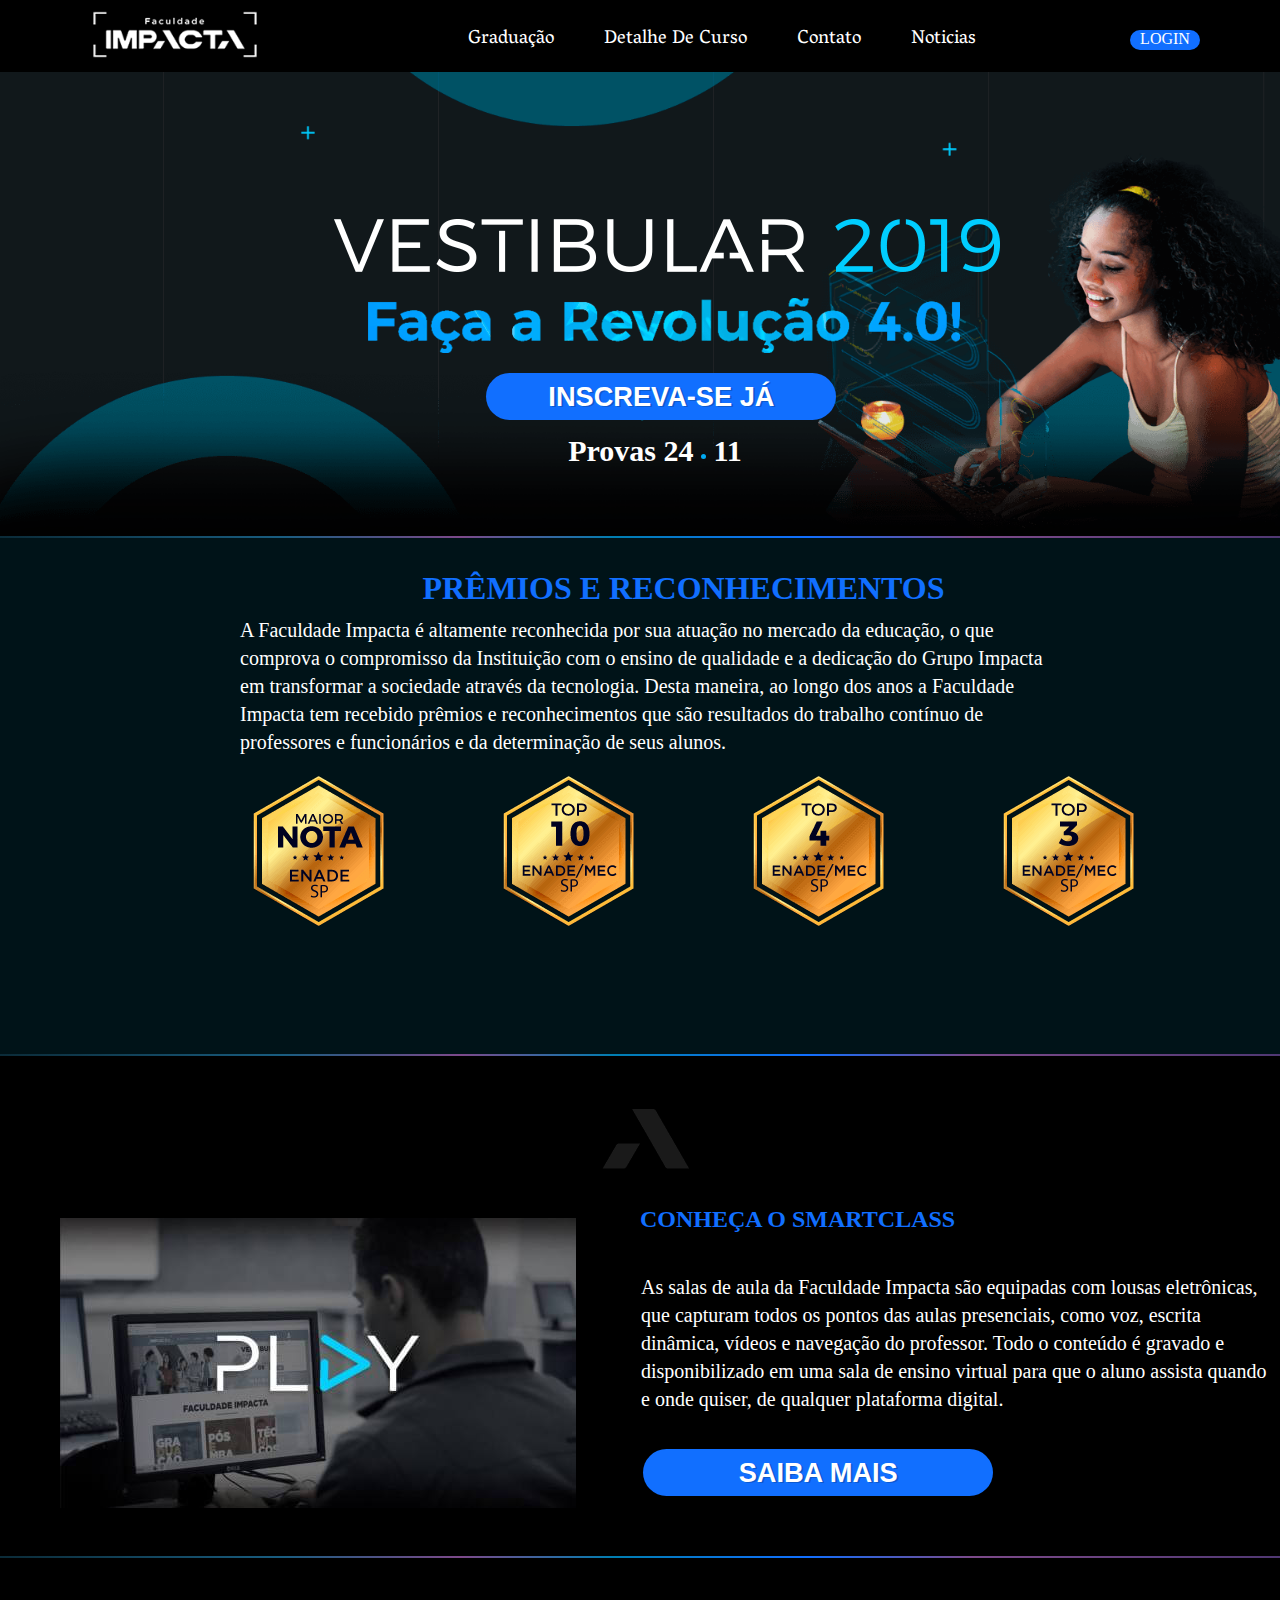
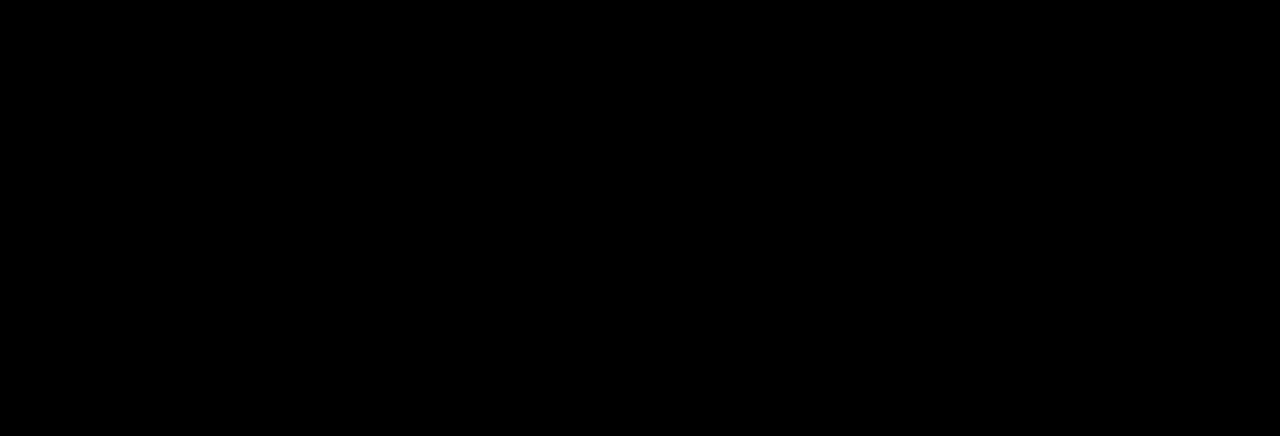
<file: lms/site_lms/templates/index.html>
<!DOCTYPE html>
<html>
<head>
	<link rel="stylesheet" type="text/css" href="../static/estilo.css">
	<title>Faculdade Impacta</title>
	<link rel="shortcut icon" type="image/png" href="../static/iconfacul.png">
	<link href="https://fonts.googleapis.com/css?family=Vesper+Libre" rel="stylesheet">
		
<meta charset="utf-8">


</head>
<body>
	<header>
	<nav >
		<div class= "barra-header">
			<a href="index"><img class="img-header" src="../static/logo-branco.png"></a>

			<ul>
				<li><a class = "a-header" href="lista_curso" >Graduação</a></li>
				<li><a class = "a-header" href="detalhe">Detalhe de Curso</a></li>
				<li><a class = "a-header" href="disciplina">Contato</a></li>
				<li><a class = "a-header" href="noticias">Noticias</a></li>
										
			</ul>
			<div class="teste"><a class="login" href="#">Login</a></div>
		</div>
		</nav>
	
	</header>

	<br>
	<br>
 
	<div class="banner">
	<div class="txt-banner1">
				<img src="../static/vestibular_2019.png">
			</div>
			<button class="btn-inscreva" > <a href="lista_curso">INSCREVA-SE JÁ </a></button>
		<img  class ="banner-index" src="../static/banner1.png">
		<div>
		<h2 class="titulo-2-index">
			Provas 24 
			<span class="ponto-index"></span>
			11
		</h2>
	</div>
	<br>
</div>

	<div class="segundo">
		<h1 class="titulo-premios">PRÊMIOS E RECONHECIMENTOS</h1>

		<p class="conteudo-premios">A Faculdade Impacta é altamente reconhecida por sua atuação no mercado da educação, o que comprova o compromisso da Instituição com o ensino de qualidade e a dedicação do Grupo Impacta em transformar a sociedade através da tecnologia.
                Desta maneira, ao longo dos anos a Faculdade Impacta tem recebido prêmios e reconhecimentos que são resultados do trabalho contínuo de professores e funcionários e da determinação de seus alunos. 
            </p>

            <div class="box-1-premios">
            	<img src="../static/simbolo1.png">
            </div>

            <div class="box-2-premios">
				<img src="../static/simbolo2.png">            
            </div>

            <div class="box-3-premios">
				<img src="../static/simbolo3.png">            	
            </div>

            <div class="box-4-premios">
            	<img src="../static/simbolo4.png">
            </div>


	</div>

			<div class="smart">
				<img class="logo-compacto" src="../static/logo-compacto.png">

				<div class="imagem-smart">
					<img src="../static/smart.jpg">
				</div>

				<div class="conteudo-smart">
					<h2 class="titulo-smart">CONHEÇA O SMARTCLASS</h2>

					<p class="p-smart">As salas de aula da Faculdade Impacta são equipadas com lousas eletrônicas, que capturam todos os pontos das aulas presenciais, como voz, escrita dinâmica, vídeos e navegação do professor. Todo o conteúdo é gravado e disponibilizado em uma sala de ensino virtual para que o aluno assista quando e onde quiser, de qualquer plataforma digital.</p>

					<button class="btn-saiba" > <a href="#">SAIBA MAIS </a></button>
				</div>
			</div>




		<!-- ----------------------------------------------------------------------------------------- -->
		<div class="ribbon">
			
		</div>

		<div class="ribbon2">
			
		</div>

		<div class="ribbon3">
			
		</div>

		<footer>TESTE3</footer>
</body>
</html>
</file>
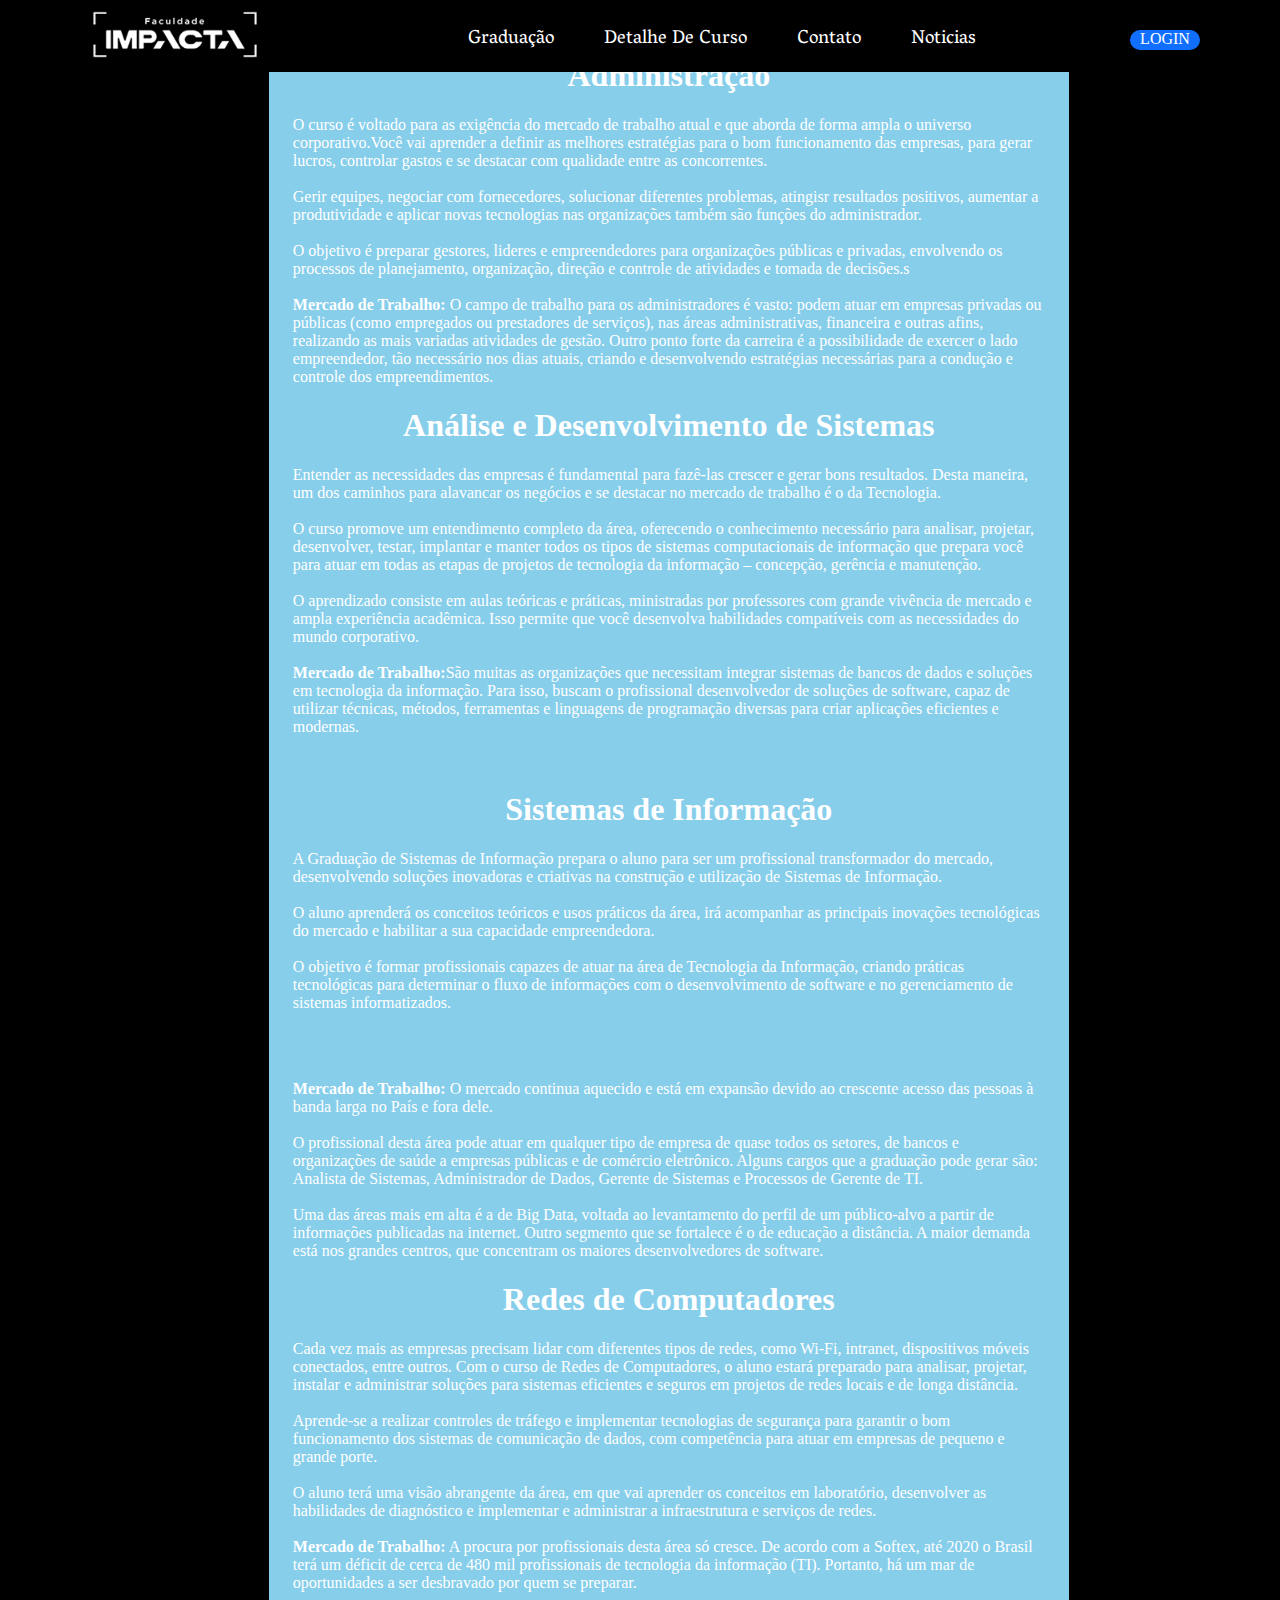
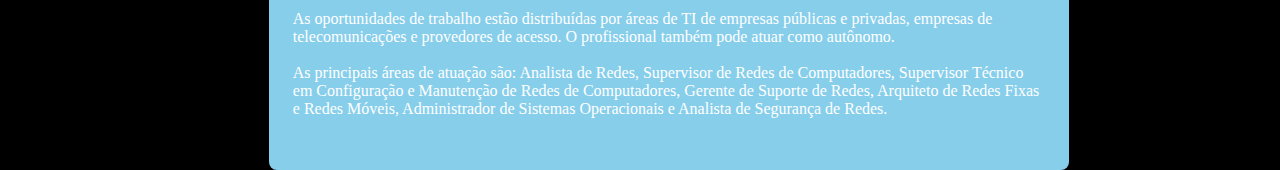
<file: lms/site_lms/templates/detalhe.html>
<!DOCTYPE html>
<html>
<head>
	<link rel="stylesheet" type="text/css" href="../static/estilo.css">
	<title>Detalhe</title>
	<link rel="shortcut icon" type="image/png" href="../static/iconfacul.png">
	<link href="https://fonts.googleapis.com/css?family=Vesper+Libre" rel="stylesheet">
		<meta charset="utf-8">
</head>
<body>
<header>
	<nav >
		<div class= "barra-header">
			<a href="index"><img class="img-header" src="../static/logo-branco.png"></a>

			<ul>
				<li><a class = "a-header" href="lista_curso" >Graduação</a></li>
				<li><a class = "a-header" href="detalhe">Detalhe de Curso</a></li>
				<li><a class = "a-header" href="disciplina">Contato</a></li>
				<li><a class = "a-header" href="noticias">Noticias</a></li>
										
			</ul>
			<div class="teste"><a class="login" href="#">Login</a></div>
		</div>
		</nav>
	
	</header>
	
	<br>
	<br>

	<div class="fundo">
		<h1>Administração</h1>
		<p>O curso é voltado para as exigência do mercado de trabalho atual e que aborda de forma ampla o universo corporativo.Você vai aprender a definir as melhores estratégias para o bom funcionamento das empresas, para gerar lucros, controlar gastos e se destacar com qualidade entre as concorrentes.
<br>
<br>
 	    Gerir equipes, negociar com fornecedores, solucionar diferentes problemas, atingisr resultados positivos, aumentar a produtividade e aplicar novas tecnologias nas organizações também são funções do administrador. 
<br>
<br>
        O objetivo é preparar gestores, lideres e empreendedores para organizações públicas e privadas, envolvendo os processos de planejamento, organização, direção e controle de atividades e tomada de decisões.s
<br>
<br>
        <b>Mercado de Trabalho:</b> O campo de trabalho para os administradores é vasto: podem atuar em empresas privadas ou públicas (como empregados ou prestadores de serviços), nas áreas administrativas, financeira e outras afins, realizando as mais variadas atividades de gestão. Outro ponto forte da carreira é a possibilidade de exercer o lado empreendedor, tão necessário nos dias atuais, criando e desenvolvendo estratégias necessárias para a condução e controle dos empreendimentos.

<br>

		<h1>Análise e Desenvolvimento de Sistemas</h1>
		<p>Entender as necessidades das empresas é fundamental para fazê-las crescer e gerar bons resultados. Desta maneira, um dos caminhos para alavancar os negócios e se destacar no mercado de trabalho é o da Tecnologia.
<br>
<br>
        O curso promove um entendimento completo da área, oferecendo o conhecimento necessário para analisar, projetar, desenvolver, testar, implantar e manter todos os tipos de sistemas computacionais de informação que prepara você  para atuar em todas as etapas de projetos de tecnologia da informação – concepção, gerência e manutenção.
<br>
<br>
        O aprendizado consiste em aulas teóricas e práticas, ministradas por professores com grande vivência de mercado e ampla experiência acadêmica. Isso permite que você desenvolva habilidades compatíveis com as necessidades do mundo corporativo.<br><br> 

	    <b>Mercado de Trabalho:</b>São muitas as organizações que necessitam integrar sistemas de bancos de dados e soluções em tecnologia da informação. Para isso, buscam o profissional desenvolvedor de soluções de software, capaz de utilizar técnicas, métodos, ferramentas e linguagens de programação diversas para criar aplicações eficientes e modernas.</p>
<br>

		<h1>Sistemas de Informação</h1>
		<p>A Graduação de Sistemas de Informação prepara o aluno para ser um profissional transformador do mercado, desenvolvendo soluções inovadoras e criativas na construção e utilização de Sistemas de Informação.
<br>
<br>
        O aluno aprenderá os conceitos teóricos e usos práticos da área, irá acompanhar as principais inovações tecnológicas do mercado e habilitar a sua capacidade empreendedora.
<br>
<br>
        O objetivo é formar profissionais capazes de atuar na área de Tecnologia da Informação, criando práticas tecnológicas para determinar o fluxo de informações com o desenvolvimento de software e no gerenciamento de sistemas informatizados.</p>
<br>
<br>

        <p><b>Mercado de Trabalho:</b> O mercado continua aquecido e está em expansão devido ao crescente acesso das pessoas à banda larga no País e fora dele.
<br>
<br>

        O profissional desta área pode atuar em qualquer tipo de empresa de quase todos os setores, de bancos e organizações de saúde a empresas públicas e de comércio eletrônico. Alguns cargos que a graduação pode gerar são: Analista de Sistemas, Administrador de Dados, Gerente de Sistemas e Processos de Gerente de TI.
<br>
<br>
        Uma das áreas mais em alta é a de Big Data, voltada ao levantamento do perfil de um público-alvo a partir de informações publicadas na internet. Outro segmento que se fortalece é o de educação a distância. A maior demanda está nos grandes centros, que concentram os maiores desenvolvedores de software.</p>

		<h1>Redes de Computadores</h1>
		<p>Cada vez mais as empresas precisam lidar com diferentes tipos de redes, como Wi-Fi, intranet, dispositivos móveis conectados, entre outros. Com o curso de Redes de Computadores, o aluno estará preparado para analisar, projetar, instalar e administrar soluções para sistemas eficientes e seguros em projetos de redes locais e de longa distância.
<br>
<br>
        Aprende-se a realizar controles de tráfego e implementar tecnologias de segurança para garantir o bom funcionamento dos sistemas de comunicação de dados, com competência para atuar em empresas de pequeno e grande porte.
<br>
<br>
        O aluno terá uma visão abrangente da área, em que vai aprender os conceitos em laboratório, desenvolver as habilidades de diagnóstico e implementar e administrar a infraestrutura e serviços de redes.
<br>
<br>
        <b>Mercado de Trabalho:</b> A procura por profissionais desta área só cresce. De acordo com a Softex, até 2020 o Brasil terá um déficit de cerca de 480 mil profissionais de tecnologia da informação (TI). Portanto, há um mar de oportunidades a ser desbravado por quem se preparar.
<br>
<br>
        As oportunidades de trabalho estão distribuídas por áreas de TI de empresas públicas e privadas, empresas de telecomunicações e provedores de acesso. O profissional também pode atuar como autônomo.
<br>
<br>
        As principais áreas de atuação são: Analista de Redes, Supervisor de Redes de Computadores, Supervisor Técnico em Configuração e Manutenção de Redes de Computadores, Gerente de Suporte de Redes, Arquiteto de Redes Fixas e Redes Móveis, Administrador de Sistemas Operacionais e Analista de Segurança de Redes.</p>
<br>
<br>        
	</div>

</body>
</html>
</file>
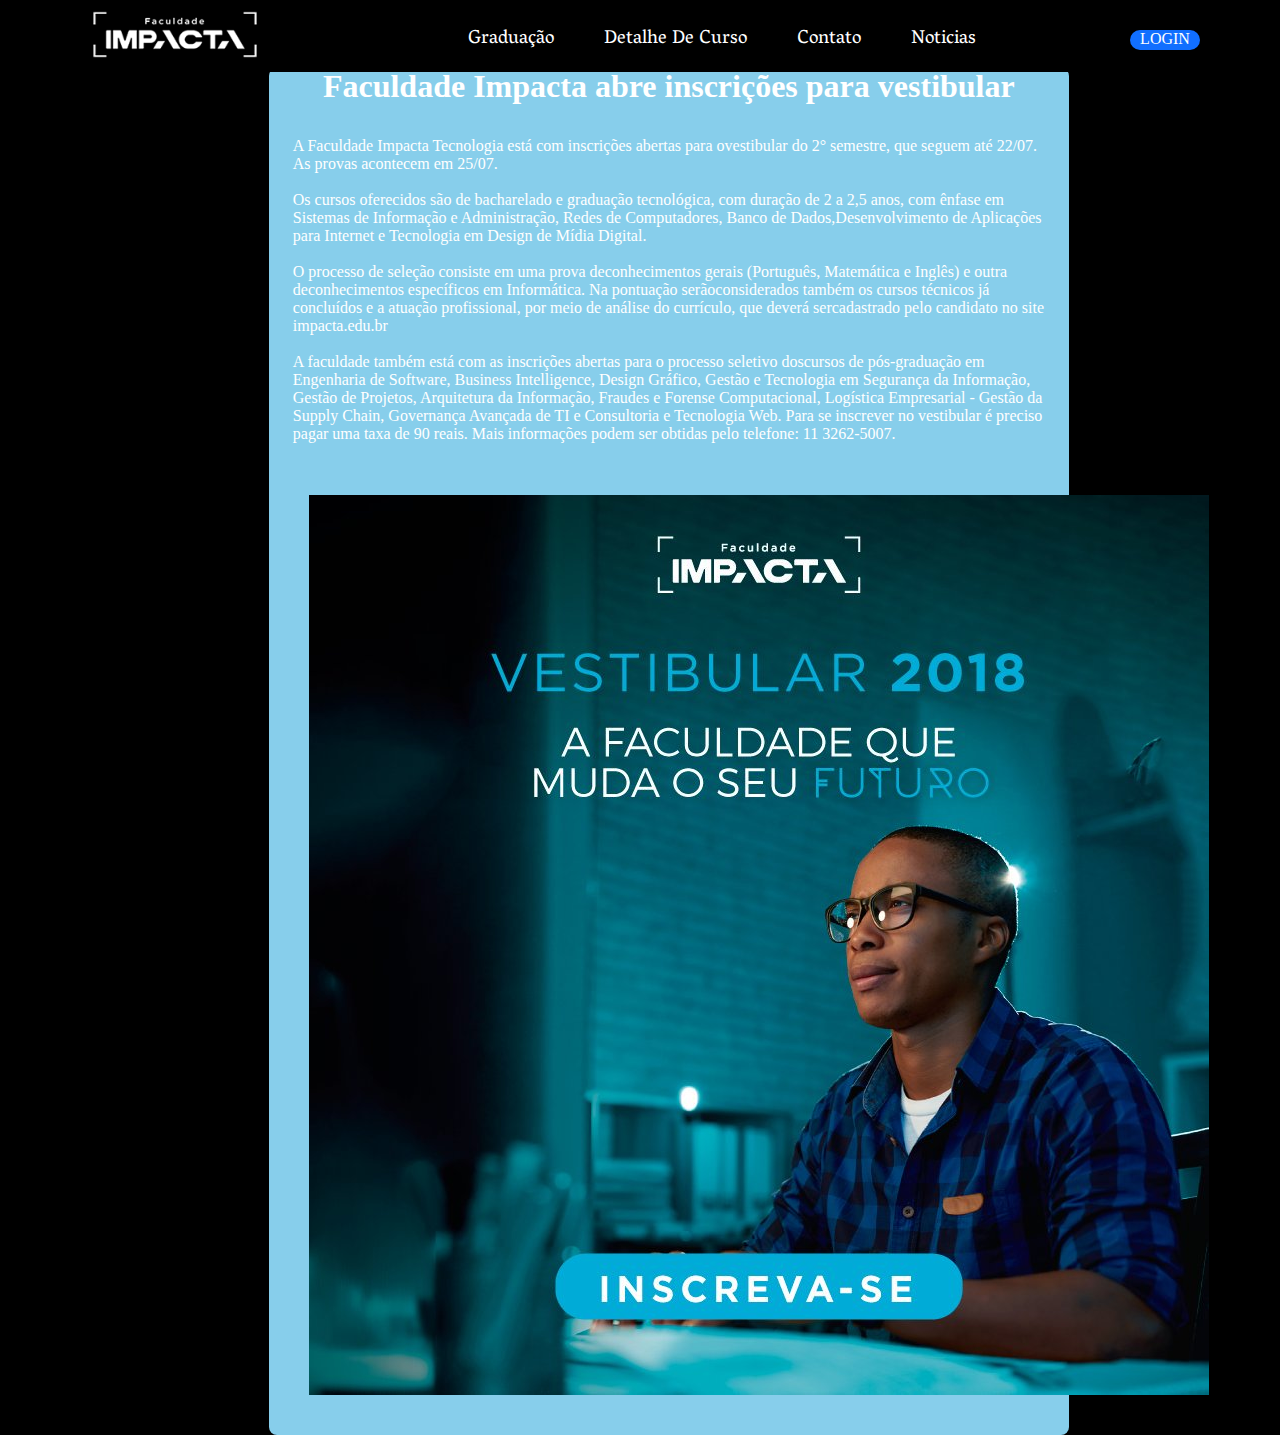
<file: lms/site_lms/templates/noticias.html>
<!DOCTYPE html>
<html>
<head>
	<link rel="stylesheet" type="text/css" href="../static/estilo.css">
	<title>Noticias</title>
	<link rel="shortcut icon" type="image/png" href="../static/iconfacul.png">
	<link href="https://fonts.googleapis.com/css?family=Vesper+Libre" rel="stylesheet">
	<meta charset="utf-8">
</head>
<body>
	<header>
	<nav >
		<div class= "barra-header">
			<a href="index"><img class="img-header" src="../static/logo-branco.png"></a>

			<ul>
				<li><a class = "a-header" href="lista_curso" >Graduação</a></li>
				<li><a class = "a-header" href="detalhe">Detalhe de Curso</a></li>
				<li><a class = "a-header" href="disciplina">Contato</a></li>
				<li><a class = "a-header" href="noticias">Noticias</a></li>
										
			</ul>
			<div class="teste"><a class="login" href="#">Login</a></div>
		</div>
		</nav>
	
	</header>
	<br>
	<br>

	<div class="fundo">
		<h1><p><b>Faculdade Impacta abre inscrições para vestibular</h1></p></b>

		<p>A Faculdade Impacta Tecnologia está com inscrições abertas para ovestibular do 2° semestre, que seguem até 22/07. As provas acontecem em 25/07.<br><br>

		Os cursos oferecidos são de bacharelado e graduação tecnológica, com duração de 2 a 2,5 anos, com ênfase em Sistemas de Informação e Administração, Redes de Computadores, Banco de Dados,Desenvolvimento de Aplicações para Internet e Tecnologia em Design de Mídia Digital.<br><br>

		O processo de seleção consiste em uma prova deconhecimentos gerais (Português, Matemática e Inglês) e outra deconhecimentos específicos em Informática. Na pontuação serãoconsiderados também os cursos técnicos já concluídos e a atuação profissional, por meio de análise do currículo, que deverá sercadastrado pelo candidato no site <a href="www.impacta.edu.br">impacta.edu.br</a><br><br>

		A faculdade também está com as inscrições abertas para o processo seletivo doscursos de pós-graduação em Engenharia de Software, Business Intelligence, Design Gráfico, Gestão e Tecnologia em Segurança da Informação, Gestão de Projetos, Arquitetura da Informação, Fraudes e Forense Computacional, Logística Empresarial - Gestão da Supply Chain, Governança Avançada de TI e Consultoria e Tecnologia Web. Para se inscrever no vestibular é preciso pagar uma taxa de 90 reais. Mais informações podem ser obtidas pelo telefone: 11 3262-5007.</p><br><br>
		<div class="imagem"><img src="../static/vestibular.jpg" alt="Imagem Vestibular Impacta"></div>
		<br><br>
	
	
	</div>

</body>
</html>
</file>
<file: lms/site_lms/static/estilo.css>
body{
	margin:0px;
	background:#000;
	
}
a{
	text-decoration: none;
	color: white;
}
header{
	margin-top: -8px;
	position: absolute;
	width: 100%;
	height: 80px;		
	background: #000;
	margin-left: 0px;
	opacity: ;

}
.a-header{
	font-size: 19px;
	color: #fff;
	font-family: 'Vesper Libre', serif;
	text-align: center;
	text-decoration: none;
	    text-transform: capitalize;
}
 .barra-header ul{
	margin:3px;
	margin-left:176px;
	list-style: none;
	display: flex;
	flex-direction: row;
	justify-content: center;
	align-items: center;
	margin-top:-38px;
}
nav{
	display:inline;
	
}
.img-header{

    margin-top: 15px;
    width: 180px;
    height: 55px;
    margin-left: 85px;

}
.barra-header li{
	display: inline;
	margin-right: 50px;
	line-height: 40px;
	margin-top:-10px;
	letter-spacing: 0px;
}
.barra-header{
	height:62px;
}

.fundo{
	width: 800px;
	height: auto;
	background: #87CEEB;    	/*#ADD8E6*/
	margin-left: 21%;
	margin-top: 18px;
	border-radius: 8px;
}

h1{
	text-align: center;
	color: #000;
}
h2{
	color: #000;
	text-align: center;
}

p{
	margin-left: 3%;
	margin-right: 3%;

}
.imagem{
	width: 200px;
	margin-left: 5%;
	
}
strong{
	margin-left:15%;
	font-size: 150%
}
.btn-login{
	width:100px;
	height:auto;
	background:#0ff;
	margin-left:90%;
	margin-top:50px;
}
.login{
	color:#fff;
	text-decoration:none;
	margin-bottom:-2px;
	text-transform:uppercase;
				
}
.teste{
	background:#116fff;
	width:70px;
	height:20px;
	float:right;
	margin-right:80px;
	margin-top:-32px;
	border-radius:18px;
	text-align:center;

}

.banner{
	width: 100%;
	height: 500px;
}

.banner-index{
	width: 100%;
	height: 500px;
	margin-top: 14px;

}
.txt-banner1{
	margin-top: 180px;
	margin-left: 25%;
	position: absolute;
}
.btn-conheca{
	position: absolute;
	border-radius: 50px;
    font-size: 1.7em;
    font-weight: 700;
    padding: 10px 20px;
    border: 2px solid #00adf3;
    border-image: linear-gradient(to left, #2d72bc 0%, #00cdff 100%);
    border-image-slice: 1;
    color: #fff;
    cursor: pointer;
    background: transparent;
    display: inline-block;
    text-align: center;
    line-height: 1;
    text-shadow: 2px 1px rgba(0,0,0,.2);
    margin-top: 500px;
	margin-left: 38%;
    margin-top: 337px;

}

.btn-inscreva{
	position: absolute;
	border-radius: 50px;
    width: 350px;
    font-size: 1.7em;
    font-weight: 700;
    padding: 10px 20px;
    border: none;
    color: #fff;
    cursor: pointer;
    background: #116fff;
    display: inline-block;
    text-align: center;
    line-height: 1;
    text-shadow: 2px 1px rgba(0,0,0,.2);
     margin-top: 500px;
	margin-left: 38%;
    margin-top: 337px;
}


h1, h2, p{
	color:white ;
}


.ponto-index{
	width: 5px;
    height: 5px;
    display: inline-block;
    background: #00aaf3;
    border-radius: 50%;
    margin-bottom: 2px;
}

.titulo-2-index{
	margin-top: -120px;
	font-size: 30px;
	margin-left: 30px;
}

.segundo{
	width: 100%;
	height:  520px;
	background: #001318;
	position: absolute;
}


.titulo-premios{
	text-transform: uppercase;
    line-height: 25px;
    color: #116fff;
    font-weight: 700;
    margin-top: 40px;
    margin-left: 33%;

    position: absolute;
}

.conteudo-premios{
	color: white;
	position: absolute;
	margin-top: 80px;
	text-align: left;
	margin-left: 240px;
	margin-right: 230px;
	font-size: 20px;
	line-height: 28px;
}

.box-1-premios{
	    width: 23.5%;
    position: absolute;
    margin-left: 250px;
    margin-top: 235px;
}

.box-2-premios{
	    width: 23.5%;
    position: absolute;
    margin-left: 500px;
    margin-top: 235px;
}

.box-3-premios{
	width: 23.5%;
    position: absolute;
    margin-left: 750px;
    margin-top: 235px;
}

.box-4-premios{
	width: 23.5%;
    position: absolute;
    margin-left: 1000px;
    margin-top: 235px;	
}

.titulo-smart{
	
	color:#116fff;
	float: left;
}



.smart{
	width: 100%;
	height:  500px;
	background: #000;
	position: absolute;
	margin-top: 522px;
}
.logo-compacto{
	margin-left: 47%;
	position: absolute;
	margin-top: 50px;
}

.conteudo-smart{
	position: absolute;
	margin-left: 50%;
	margin-top: 10%;
	width: 650px;
	height: 350px;
	background: #000;
}

.p-smart{
	font-size: 20px;
	line-height: 28px;
	float: left;
	color: #fff;
	margin-left: 1px;
}

.btn-saiba{
	position: absolute;
	border-radius: 50px;
    width: 350px;
    font-size: 1.7em;
    font-weight: 700;
    padding: 10px 20px;
    border: none;
    color: #fff;
    cursor: pointer;
    background: #116fff;
    display: inline-block;
    text-align: center;
    line-height: 1;
    text-shadow: 2px 1px rgba(0,0,0,.2);
	margin-left: -48%;
	float: left;
    margin-top: 263px;
}

.imagem-smart{
	width: 200px;
	height: 300px;
	position: absolute;
	margin-top: 160px;
	margin-left: 60px;
}

footer{
	width: 100%;
	height: 500px;
	background: #000;
	margin-top: 1000px;
}

/*  pagina GRADUSÇÂO*/

.txt-graduacao{
	font-size: 17px;
	text-align: center;
}

.videos{
	width: 100%;
	height: 350px;
	background: #000;
}
.video1{
	margin-left: 100px;
	position: absolute;
}
.video2{
	margin-left: 650px;
	position: absolute;
}

/*=--=-===================================================================================*/
.ribbon{
    display: block;
    width: 100%;
    height: 2px;
    background-image: -webkit-linear-gradient(to right,#0b2b38,#195d80 22%,#7d498a 36%,#007eb1 48%,#116fff 63%,#7c4a8a 76%,#503873);
    background-image: linear-gradient(to right,#0b2b38,#195d80 22%,#7d498a 36%,#007eb1 48%,#116fff 63%,#7c4a8a 76%,#503873);
    content: '';
    -webkit-flex-shrink: 0;
    -ms-flex-negative: 0;
    flex-shrink: 0;
    position: absolute;
} 


.ribbon2{
	margin-top: 518px;
    display: block;
    width: 100%;
    height: 2px;
    background-image: -webkit-linear-gradient(to right,#0b2b38,#195d80 22%,#7d498a 36%,#007eb1 48%,#116fff 63%,#7c4a8a 76%,#503873);
    background-image: linear-gradient(to right,#0b2b38,#195d80 22%,#7d498a 36%,#007eb1 48%,#116fff 63%,#7c4a8a 76%,#503873);
    content: '';
    -webkit-flex-shrink: 0;
    -ms-flex-negative: 0;
    flex-shrink: 0;
    position: absolute;
}


.ribbon3{
	margin-top: 1020px;
    display: block;
    width: 100%;
    height: 2px;
    background-image: -webkit-linear-gradient(to right,#0b2b38,#195d80 22%,#7d498a 36%,#007eb1 48%,#116fff 63%,#7c4a8a 76%,#503873);
    background-image: linear-gradient(to right,#0b2b38,#195d80 22%,#7d498a 36%,#007eb1 48%,#116fff 63%,#7c4a8a 76%,#503873);
    content: '';
    -webkit-flex-shrink: 0;
    -ms-flex-negative: 0;
    flex-shrink: 0;
    position: absolute;
}

.ribbon4{
	margin-top: -350px;
    display: block;
    width: 100%;
    height: 2px;
    background-image: -webkit-linear-gradient(to right,#0b2b38,#195d80 22%,#7d498a 36%,#007eb1 48%,#116fff 63%,#7c4a8a 76%,#503873);
    background-image: linear-gradient(to right,#0b2b38,#195d80 22%,#7d498a 36%,#007eb1 48%,#116fff 63%,#7c4a8a 76%,#503873);
    content: '';
    -webkit-flex-shrink: 0;
    -ms-flex-negative: 0;
    flex-shrink: 0;
    position: absolute;
}
</file>
